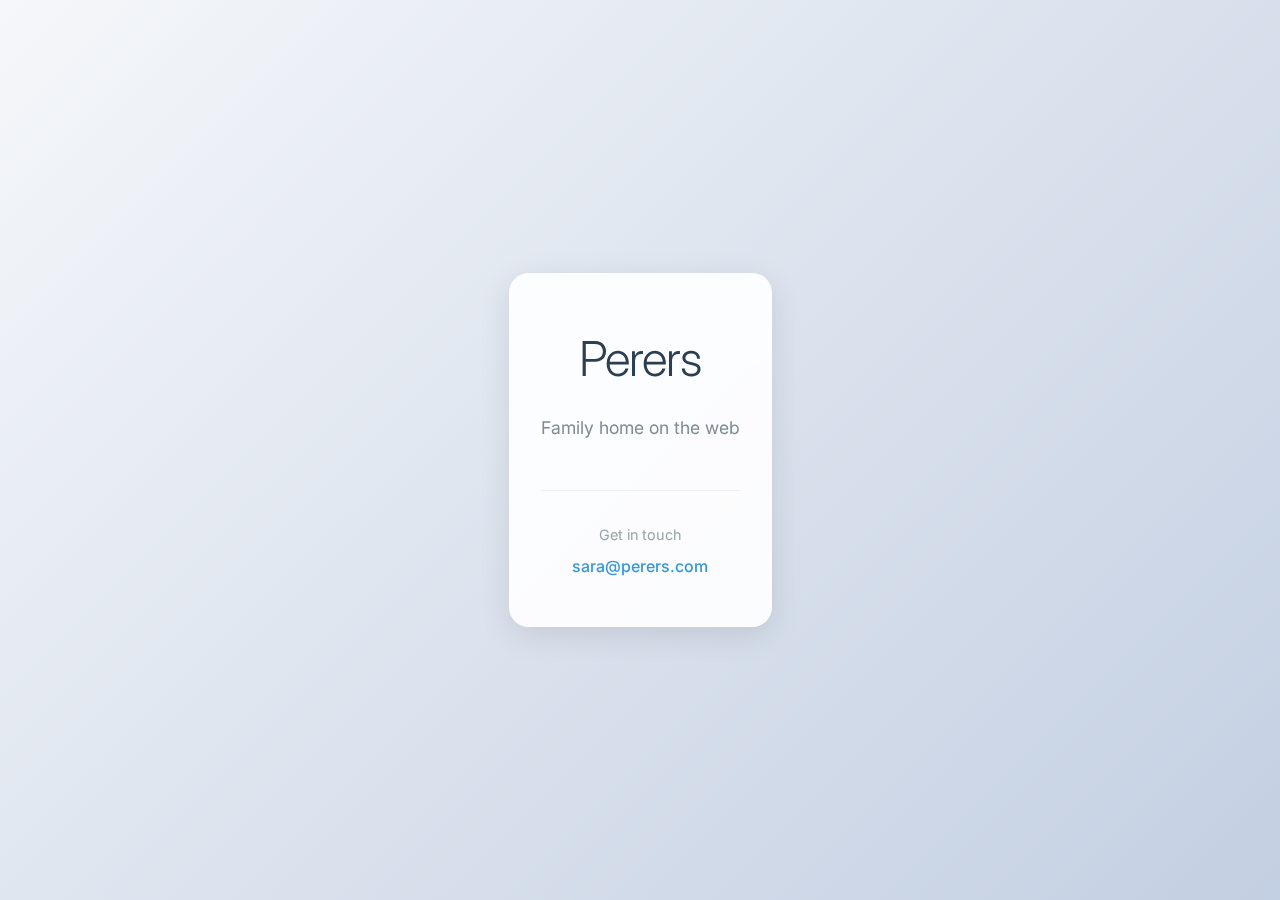
<file: design-concepts/concept-1-minimal.html>
<!DOCTYPE html>
<html lang="en">
<head>
    <meta charset="UTF-8">
    <meta name="viewport" content="width=device-width, initial-scale=1.0">
    <title>Concept 1: Minimal | Perers Family</title>
    <link rel="preconnect" href="https://fonts.googleapis.com">
    <link rel="preconnect" href="https://fonts.gstatic.com" crossorigin>
    <link href="https://fonts.googleapis.com/css2?family=Inter:wght@300;400;500&display=swap" rel="stylesheet">
    <style>
        * {
            margin: 0;
            padding: 0;
            box-sizing: border-box;
        }
        
        body {
            font-family: 'Inter', sans-serif;
            background: linear-gradient(135deg, #f5f7fa 0%, #c3cfe2 100%);
            min-height: 100vh;
            display: flex;
            align-items: center;
            justify-content: center;
            line-height: 1.6;
        }
        
        .container {
            text-align: center;
            max-width: 600px;
            padding: 3rem 2rem;
            background: rgba(255, 255, 255, 0.9);
            border-radius: 20px;
            backdrop-filter: blur(10px);
            box-shadow: 0 8px 32px rgba(0, 0, 0, 0.1);
        }
        
        h1 {
            font-size: 3rem;
            font-weight: 300;
            color: #2c3e50;
            margin-bottom: 1rem;
            letter-spacing: -1px;
        }
        
        .subtitle {
            font-size: 1.1rem;
            color: #7f8c8d;
            margin-bottom: 2rem;
            font-weight: 400;
        }
        
        .contact {
            margin-top: 3rem;
            padding-top: 2rem;
            border-top: 1px solid #ecf0f1;
        }
        
        .contact-label {
            font-size: 0.9rem;
            color: #95a5a6;
            margin-bottom: 0.5rem;
        }
        
        .contact-email {
            font-size: 1rem;
            color: #3498db;
            text-decoration: none;
            font-weight: 500;
            transition: color 0.3s ease;
        }
        
        .contact-email:hover {
            color: #2980b9;
        }
        
        @media (max-width: 768px) {
            h1 {
                font-size: 2.5rem;
            }
            .container {
                margin: 1rem;
                padding: 2rem 1.5rem;
            }
        }
    </style>
</head>
<body>
    <div class="container">
        <h1>Perers</h1>
        <p class="subtitle">Family home on the web</p>
        
        <div class="contact">
            <div class="contact-label">Get in touch</div>
            <a href="mailto:sara@perers.com" class="contact-email">sara@perers.com</a>
        </div>
    </div>
</body>
</html>
</file>
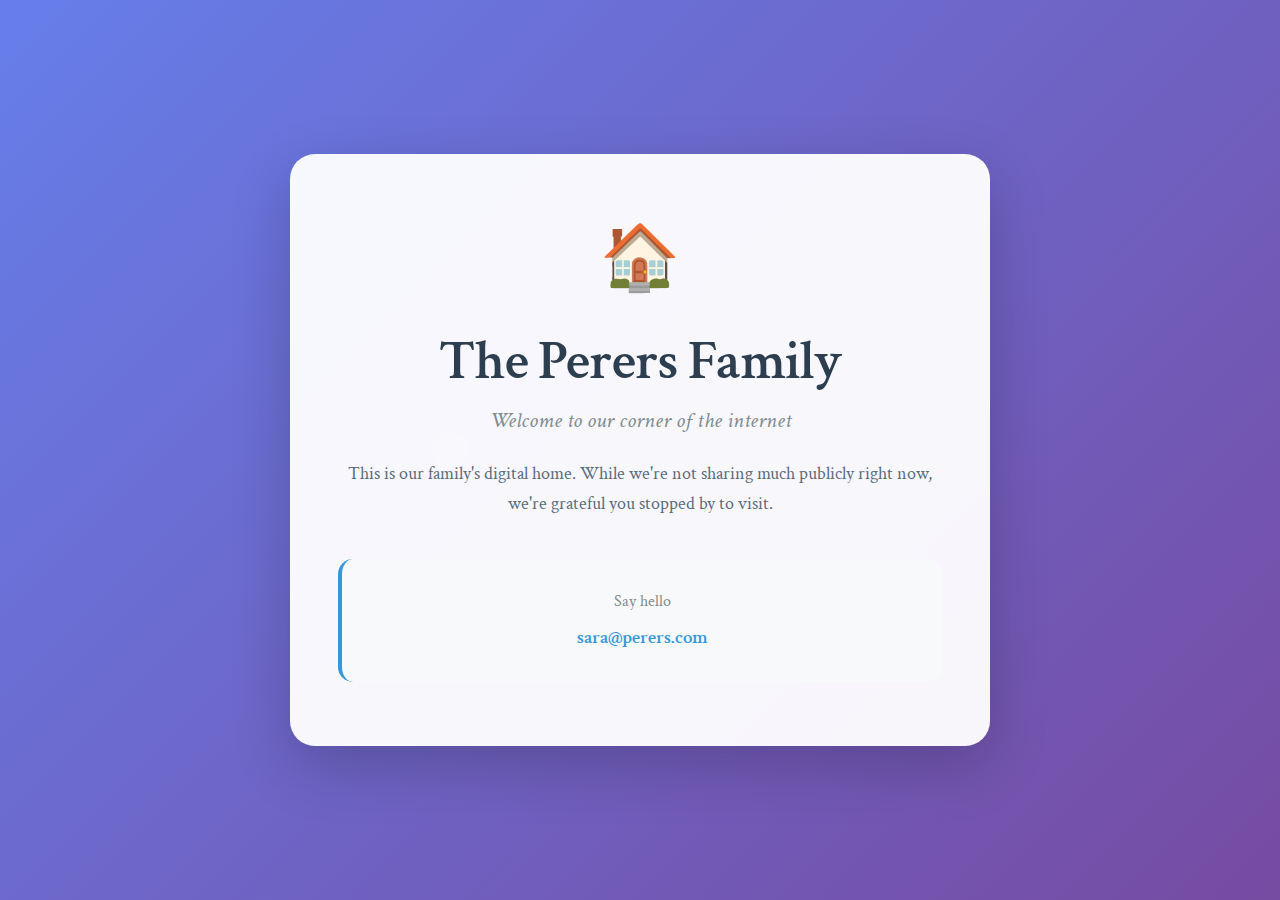
<file: design-concepts/concept-2-warm.html>
<!DOCTYPE html>
<html lang="en">
<head>
    <meta charset="UTF-8">
    <meta name="viewport" content="width=device-width, initial-scale=1.0">
    <title>Concept 2: Warm Family | Perers Family</title>
    <link rel="preconnect" href="https://fonts.googleapis.com">
    <link rel="preconnect" href="https://fonts.gstatic.com" crossorigin>
    <link href="https://fonts.googleapis.com/css2?family=Crimson+Text:ital,wght@0,400;0,600;1,400&display=swap" rel="stylesheet">
    <style>
        * {
            margin: 0;
            padding: 0;
            box-sizing: border-box;
        }
        
        body {
            font-family: 'Crimson Text', serif;
            background: linear-gradient(135deg, #667eea 0%, #764ba2 100%);
            min-height: 100vh;
            display: flex;
            align-items: center;
            justify-content: center;
            position: relative;
            overflow: hidden;
        }
        
        body::before {
            content: '';
            position: absolute;
            top: 0;
            left: 0;
            right: 0;
            bottom: 0;
            background: url('data:image/svg+xml,<svg xmlns="http://www.w3.org/2000/svg" viewBox="0 0 100 100"><circle cx="50" cy="50" r="2" fill="rgba(255,255,255,0.1)"/></svg>');
            animation: float 20s ease-in-out infinite;
        }
        
        @keyframes float {
            0%, 100% { transform: translateY(0px) rotate(0deg); }
            50% { transform: translateY(-20px) rotate(180deg); }
        }
        
        .container {
            text-align: center;
            max-width: 700px;
            padding: 4rem 3rem;
            background: rgba(255, 255, 255, 0.95);
            border-radius: 25px;
            box-shadow: 0 20px 60px rgba(0, 0, 0, 0.2);
            position: relative;
            z-index: 1;
        }
        
        .family-icon {
            font-size: 4rem;
            margin-bottom: 1.5rem;
        }
        
        h1 {
            font-size: 3.5rem;
            font-weight: 600;
            color: #2c3e50;
            margin-bottom: 0.5rem;
            letter-spacing: -1px;
        }
        
        .subtitle {
            font-size: 1.4rem;
            color: #7f8c8d;
            margin-bottom: 1.5rem;
            font-style: italic;
        }
        
        .welcome-text {
            font-size: 1.1rem;
            color: #5a6c7d;
            line-height: 1.7;
            margin-bottom: 2.5rem;
        }
        
        .contact {
            padding: 2rem;
            background: #f8f9fa;
            border-radius: 15px;
            border-left: 4px solid #3498db;
        }
        
        .contact-label {
            font-size: 1rem;
            color: #7f8c8d;
            margin-bottom: 0.8rem;
        }
        
        .contact-email {
            font-size: 1.2rem;
            color: #3498db;
            text-decoration: none;
            font-weight: 600;
            transition: all 0.3s ease;
        }
        
        .contact-email:hover {
            color: #2980b9;
            transform: translateY(-1px);
        }
        
        @media (max-width: 768px) {
            h1 {
                font-size: 2.8rem;
            }
            .container {
                margin: 1rem;
                padding: 3rem 2rem;
            }
            .family-icon {
                font-size: 3rem;
            }
        }
    </style>
</head>
<body>
    <div class="container">
        <div class="family-icon">🏠</div>
        <h1>The Perers Family</h1>
        <p class="subtitle">Welcome to our corner of the internet</p>
        <p class="welcome-text">
            This is our family's digital home. While we're not sharing much publicly right now, 
            we're grateful you stopped by to visit.
        </p>
        
        <div class="contact">
            <div class="contact-label">Say hello</div>
            <a href="mailto:sara@perers.com" class="contact-email">sara@perers.com</a>
        </div>
    </div>
</body>
</html>
</file>
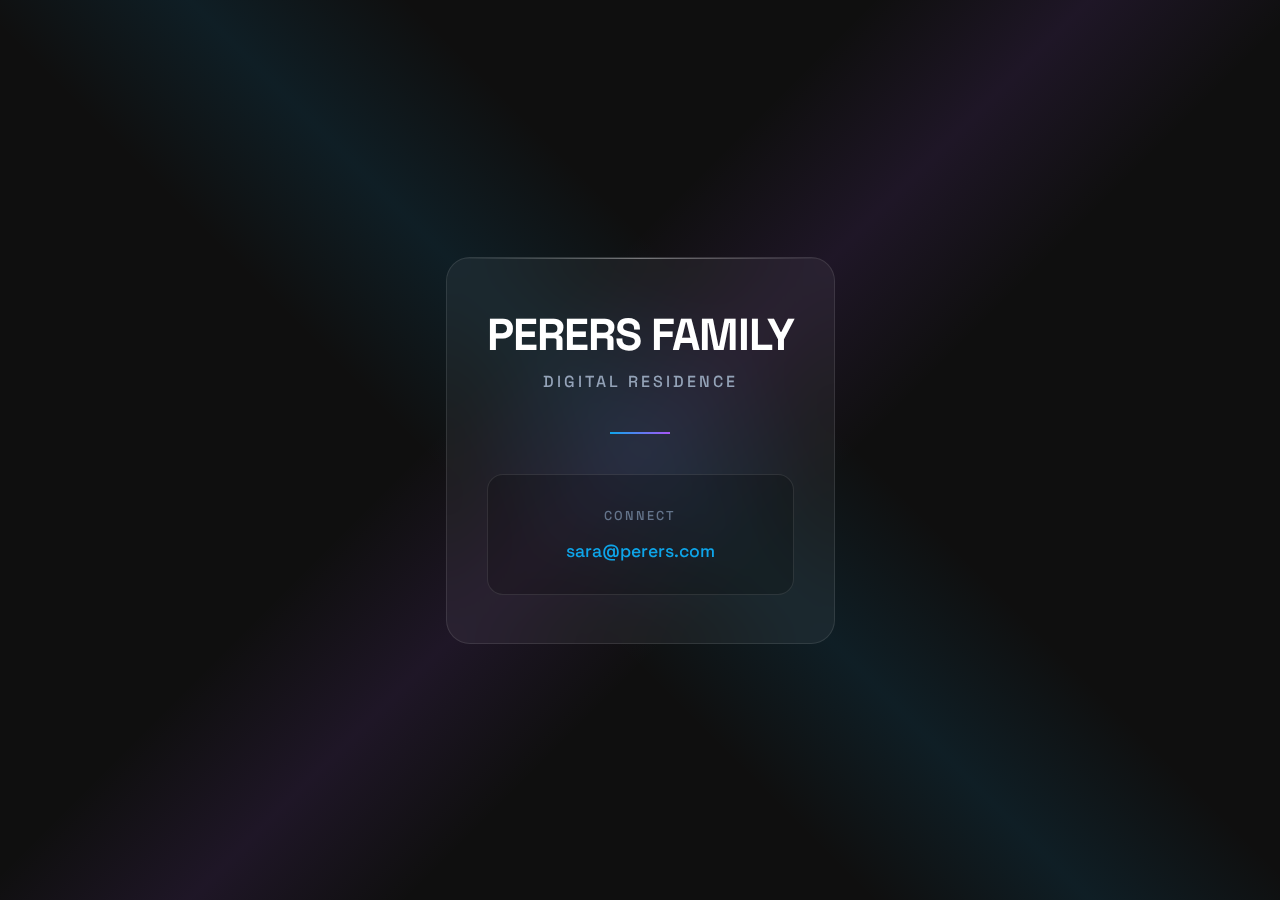
<file: design-concepts/concept-3-modern.html>
<!DOCTYPE html>
<html lang="en">
<head>
    <meta charset="UTF-8">
    <meta name="viewport" content="width=device-width, initial-scale=1.0">
    <title>Concept 3: Modern | Perers Family</title>
    <link rel="preconnect" href="https://fonts.googleapis.com">
    <link rel="preconnect" href="https://fonts.gstatic.com" crossorigin>
    <link href="https://fonts.googleapis.com/css2?family=Space+Grotesk:wght@300;400;500;700&display=swap" rel="stylesheet">
    <style>
        * {
            margin: 0;
            padding: 0;
            box-sizing: border-box;
        }
        
        body {
            font-family: 'Space Grotesk', sans-serif;
            background: #0f0f0f;
            min-height: 100vh;
            display: flex;
            align-items: center;
            justify-content: center;
            position: relative;
            overflow: hidden;
        }
        
        .geometric-bg {
            position: absolute;
            width: 100%;
            height: 100%;
            background: 
                linear-gradient(45deg, transparent 40%, rgba(14, 165, 233, 0.1) 50%, transparent 60%),
                linear-gradient(-45deg, transparent 40%, rgba(168, 85, 247, 0.1) 50%, transparent 60%);
            animation: shimmer 8s ease-in-out infinite;
        }
        
        @keyframes shimmer {
            0%, 100% { transform: translateX(-100px) translateY(-50px); }
            50% { transform: translateX(100px) translateY(50px); }
        }
        
        .container {
            text-align: center;
            max-width: 600px;
            padding: 0;
            position: relative;
            z-index: 1;
        }
        
        .card {
            background: rgba(255, 255, 255, 0.05);
            backdrop-filter: blur(20px);
            border: 1px solid rgba(255, 255, 255, 0.1);
            border-radius: 24px;
            padding: 3rem 2.5rem;
            position: relative;
            overflow: hidden;
        }
        
        .card::before {
            content: '';
            position: absolute;
            top: 0;
            left: 0;
            right: 0;
            height: 1px;
            background: linear-gradient(90deg, transparent, rgba(255,255,255,0.4), transparent);
        }
        
        h1 {
            font-size: 2.8rem;
            font-weight: 700;
            color: #ffffff;
            margin-bottom: 0.5rem;
            letter-spacing: -1px;
            text-transform: uppercase;
        }
        
        .subtitle {
            font-size: 1rem;
            color: #94a3b8;
            margin-bottom: 2.5rem;
            text-transform: uppercase;
            letter-spacing: 3px;
            font-weight: 500;
        }
        
        .divider {
            width: 60px;
            height: 2px;
            background: linear-gradient(90deg, #0ea5e9, #a855f7);
            margin: 0 auto 2.5rem;
        }
        
        .contact-section {
            background: rgba(0, 0, 0, 0.2);
            border: 1px solid rgba(255, 255, 255, 0.1);
            border-radius: 16px;
            padding: 2rem;
            margin-top: 2rem;
        }
        
        .contact-label {
            font-size: 0.8rem;
            color: #64748b;
            text-transform: uppercase;
            letter-spacing: 2px;
            margin-bottom: 1rem;
            font-weight: 500;
        }
        
        .contact-email {
            font-size: 1.1rem;
            color: #0ea5e9;
            text-decoration: none;
            font-weight: 500;
            transition: all 0.3s ease;
            position: relative;
        }
        
        .contact-email:hover {
            color: #38bdf8;
            transform: translateY(-1px);
        }
        
        .contact-email::after {
            content: '';
            position: absolute;
            bottom: -4px;
            left: 0;
            width: 0;
            height: 2px;
            background: linear-gradient(90deg, #0ea5e9, #a855f7);
            transition: width 0.3s ease;
        }
        
        .contact-email:hover::after {
            width: 100%;
        }
        
        @media (max-width: 768px) {
            h1 {
                font-size: 2.2rem;
            }
            .card {
                margin: 1rem;
                padding: 2.5rem 2rem;
            }
        }
    </style>
</head>
<body>
    <div class="geometric-bg"></div>
    <div class="container">
        <div class="card">
            <h1>Perers Family</h1>
            <p class="subtitle">Digital Residence</p>
            <div class="divider"></div>
            
            <div class="contact-section">
                <div class="contact-label">Connect</div>
                <a href="mailto:sara@perers.com" class="contact-email">sara@perers.com</a>
            </div>
        </div>
    </div>
</body>
</html>
</file>
